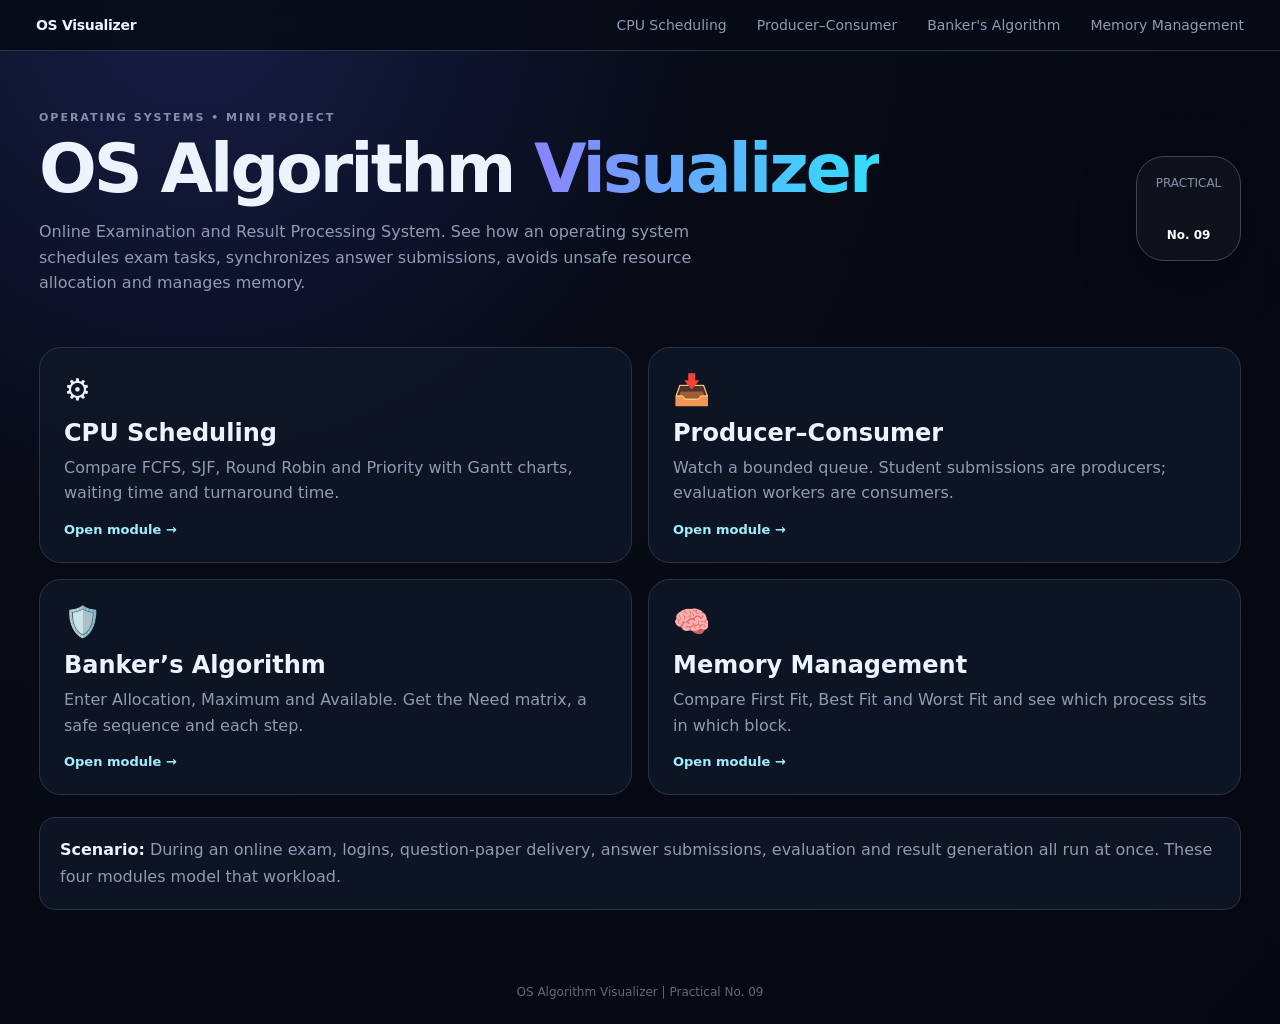
<file: static/index.html>
<!DOCTYPE html>
<html lang="en">
<head>
<meta charset="UTF-8"><meta name="viewport" content="width=device-width, initial-scale=1">
<title>OS Algorithm Visualizer</title>
<link rel="stylesheet" href="/static/style.css">
</head>
<body>
<header class="hero">
  <div>
    <span class="eyebrow">OPERATING SYSTEMS • MINI PROJECT</span>
    <h1>OS Algorithm <span>Visualizer</span></h1>
    <p>Online Examination and Result Processing System. See how an operating system schedules exam tasks, synchronizes answer submissions, avoids unsafe resource allocation and manages memory.</p>
  </div>
  <div class="hero-badge">PRACTICAL<b>No. 09</b></div>
</header>
<main>
  <div class="module-grid">
    <a class="module-card" href="/cpu-scheduling"><div class="icon">⚙️</div><h2>CPU Scheduling</h2><p>Compare FCFS, SJF, Round Robin and Priority with Gantt charts, waiting time and turnaround time.</p><span class="tag">Open module →</span></a>
    <a class="module-card" href="/producer-consumer"><div class="icon">📥</div><h2>Producer–Consumer</h2><p>Watch a bounded queue. Student submissions are producers; evaluation workers are consumers.</p><span class="tag">Open module →</span></a>
    <a class="module-card" href="/bankers"><div class="icon">🛡️</div><h2>Banker’s Algorithm</h2><p>Enter Allocation, Maximum and Available. Get the Need matrix, a safe sequence and each step.</p><span class="tag">Open module →</span></a>
    <a class="module-card" href="/memory"><div class="icon">🧠</div><h2>Memory Management</h2><p>Compare First Fit, Best Fit and Worst Fit and see which process sits in which block.</p><span class="tag">Open module →</span></a>
  </div>
  <div class="note"><b>Scenario:</b> During an online exam, logins, question-paper delivery, answer submissions, evaluation and result generation all run at once. These four modules model that workload.</div>
</main>
<footer>OS Algorithm Visualizer | Practical No. 09</footer>
<script src="/static/nav.js"></script>
</body>
</html>
</file>
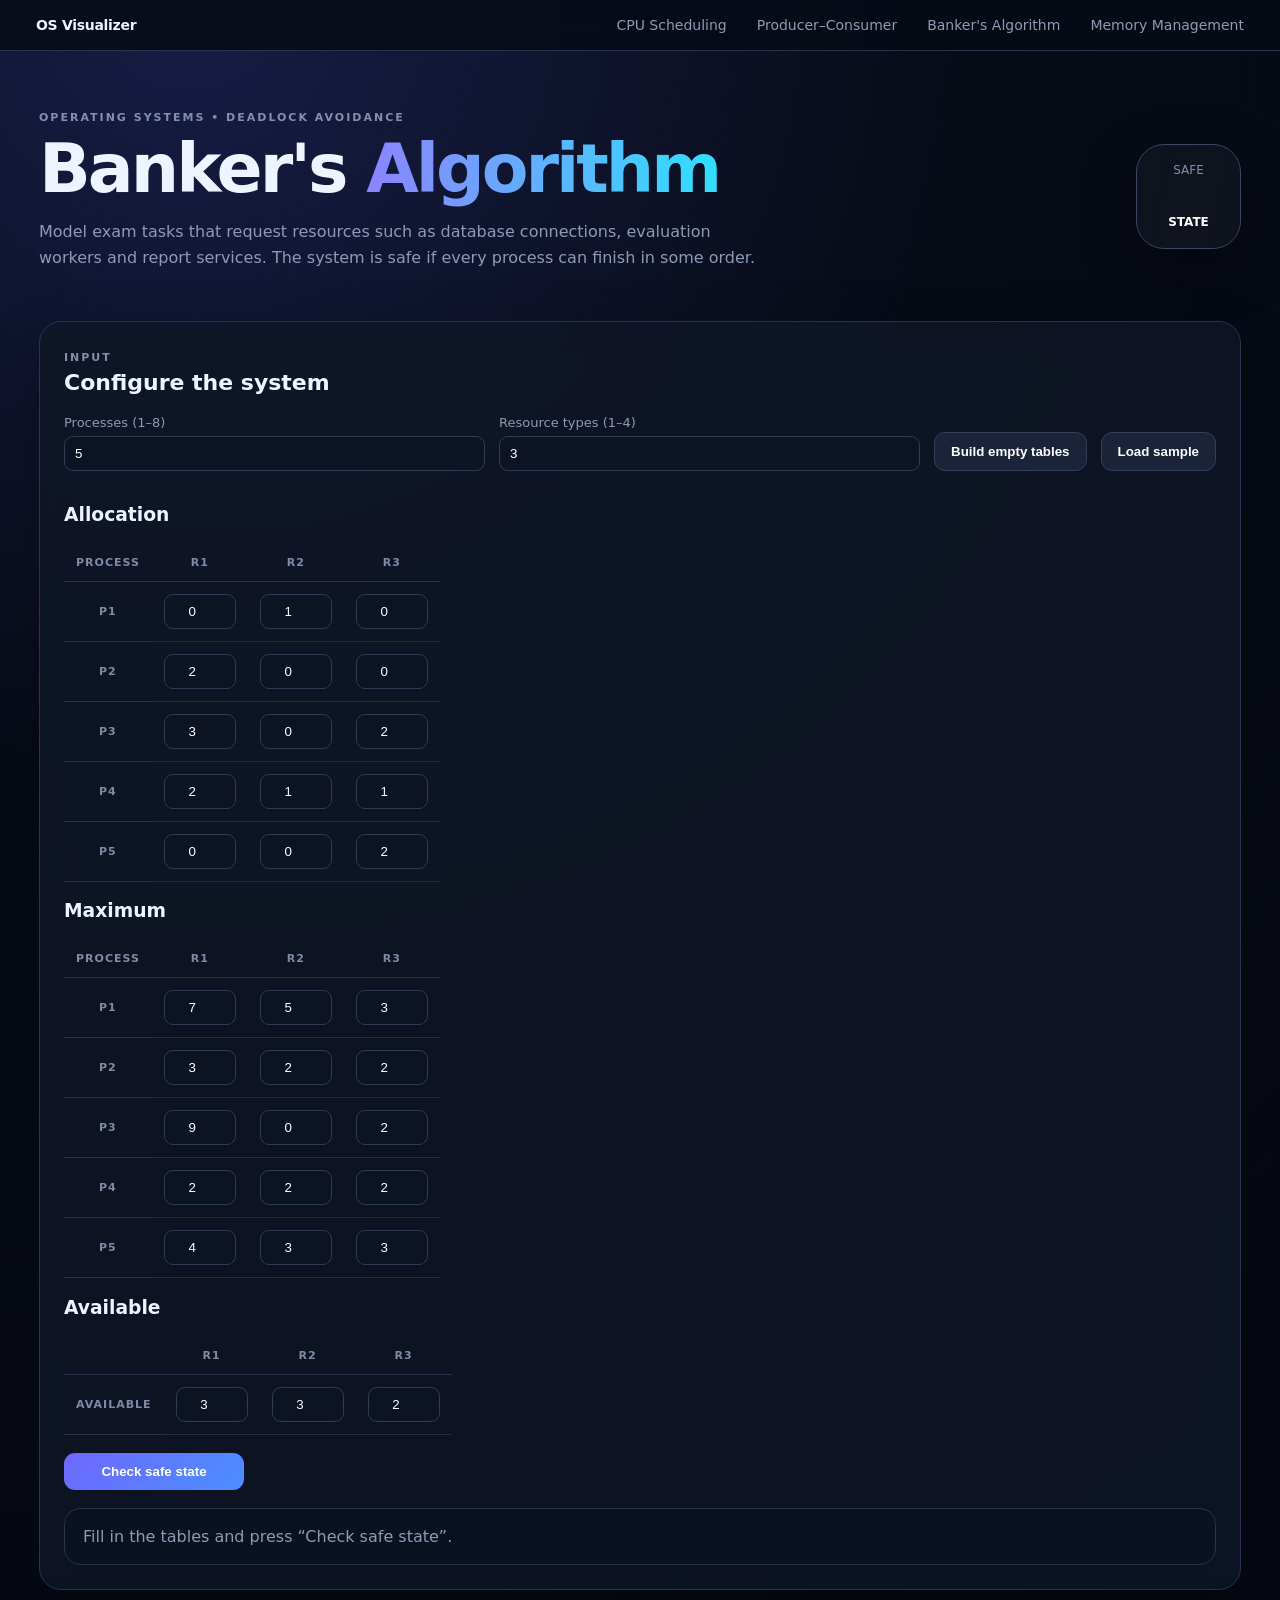
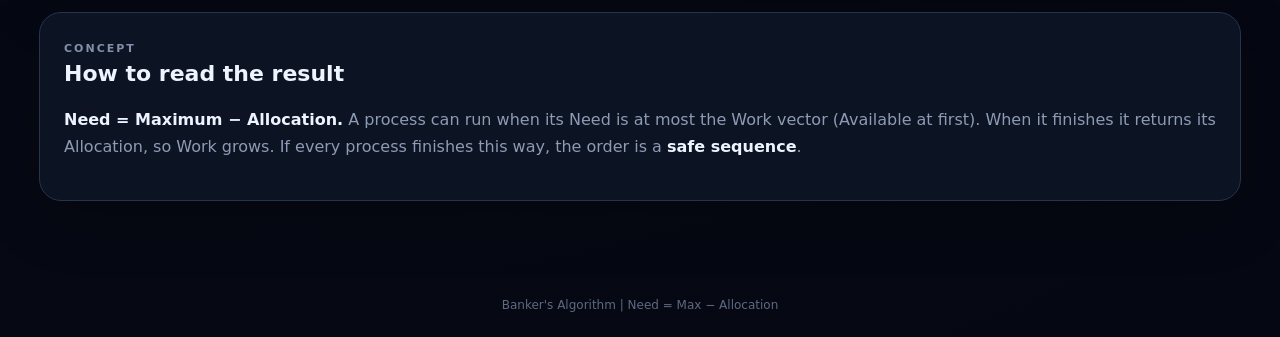
<file: static/bankers.html>
<!DOCTYPE html>
<html lang="en">
<head>
<meta charset="UTF-8"><meta name="viewport" content="width=device-width, initial-scale=1">
<title>Banker's Algorithm</title>
<link rel="stylesheet" href="/static/style.css">
</head>
<body>
<header class="hero">
  <div>
    <span class="eyebrow">OPERATING SYSTEMS • DEADLOCK AVOIDANCE</span>
    <h1>Banker's <span>Algorithm</span></h1>
    <p>Model exam tasks that request resources such as database connections, evaluation workers and report services. The system is safe if every process can finish in some order.</p>
  </div>
  <div class="hero-badge">SAFE<b>STATE</b></div>
</header>
<main>
  <section class="panel">
    <div class="section-title"><div><span class="eyebrow">INPUT</span><h2>Configure the system</h2></div></div>
    <div class="field-row">
      <label>Processes (1–8)<input id="n" type="number" min="1" max="8" value="5"></label>
      <label>Resource types (1–4)<input id="m" type="number" min="1" max="4" value="3"></label>
      <button id="build" class="secondary">Build empty tables</button>
      <button id="sample" class="secondary">Load sample</button>
    </div>
    <div id="inputs" class="table-wrap"></div>
    <div style="margin-top:18px"><button id="run" class="run">Check safe state</button></div>
    <div id="output" class="result"><span style="color:var(--muted)">Fill in the tables and press “Check safe state”.</span></div>
  </section>
  <section class="panel">
    <div class="section-title"><div><span class="eyebrow">CONCEPT</span><h2>How to read the result</h2></div></div>
    <p><b>Need = Maximum − Allocation.</b> A process can run when its Need is at most the Work vector (Available at first). When it finishes it returns its Allocation, so Work grows. If every process finishes this way, the order is a <b>safe sequence</b>.</p>
  </section>
</main>
<footer>Banker's Algorithm | Need = Max − Allocation</footer>
<script src="/static/nav.js"></script>
<script>
const $ = id => document.getElementById(id);
let n = 5, m = 3;

function table(title, key, rows, cols, vals) {
  let h = `<h3>${title}</h3><table class="matrix-table"><thead><tr><th>${key === "V" ? "" : "Process"}</th>` +
    Array.from({length: cols}, (_, j) => `<th>R${j + 1}</th>`).join("") + "</tr></thead><tbody>";
  for (let i = 0; i < rows; i++) {
    h += `<tr><th>${key === "V" ? "Available" : "P" + (i + 1)}</th>`;
    for (let j = 0; j < cols; j++)
      h += `<td><input class="matrix-input" type="number" min="0" aria-label="${title} ${key === "V" ? "" : "P" + (i + 1)} R${j + 1}" data-k="${key}" data-i="${i}" data-j="${j}" value="${vals[i]?.[j] ?? 0}"></td>`;
    h += "</tr>";
  }
  return h + "</tbody></table>";
}

function build(sample) {
  n = Math.max(1, Math.min(8, +$("n").value || 5));
  m = Math.max(1, Math.min(4, +$("m").value || 3));
  $("n").value = n; $("m").value = m;
  const A = [[0,1,0],[2,0,0],[3,0,2],[2,1,1],[0,0,2]],
        M = [[7,5,3],[3,2,2],[9,0,2],[2,2,2],[4,3,3]], V = [[3,3,2]];
  const pick = d => sample ? d : [];
  $("inputs").innerHTML = table("Allocation", "A", n, m, pick(A)) + table("Maximum", "M", n, m, pick(M)) + table("Available", "V", 1, m, pick(V));
}

function read() {
  const o = {A: Array.from({length: n}, () => Array(m).fill(0)), M: Array.from({length: n}, () => Array(m).fill(0)), V: Array(m).fill(0)};
  document.querySelectorAll("[data-k]").forEach(x => {
    const v = Number(x.value);
    if (x.value === "" || !Number.isInteger(v) || v < 0) throw Error("Use whole numbers of 0 or more in every cell.");
    const i = +x.dataset.i, j = +x.dataset.j;
    if (x.dataset.k === "V") o.V[j] = v; else o[x.dataset.k][i][j] = v;
  });
  return o;
}

const row = (name, v) => `<tr><th>${name}</th>${v.map(x => `<td>${x}</td>`).join("")}</tr>`;
const head = c => `<tr><th></th>${Array.from({length: c}, (_, j) => `<th>R${j + 1}</th>`).join("")}</tr>`;

$("build").onclick = () => build(false);
$("sample").onclick = () => build(true);
$("run").onclick = async () => {
  const out = $("output");
  try {
    const d = read();
    const r = await fetch("/api/bankers", {method: "POST", headers: {"Content-Type": "application/json"},
      body: JSON.stringify({allocation: d.A, maximum: d.M, available: d.V})});
    const x = await r.json();
    if (!r.ok) throw Error(x.error);
    let h = `<span class="verdict ${x.safe ? "safe" : "unsafe"}">${x.safe ? "SAFE STATE" : "UNSAFE STATE"}</span>`;
    if (x.safe) h += `<div class="seq">${x.sequence.map(p => `<span class="chip">${p}</span>`).join('<span class="arrow">→</span>')}</div>`;
    else h += `<p>These processes cannot be confirmed to finish: <b>${x.unfinished.join(", ")}</b>. Deadlock is possible.</p>`;
    h += `<h3>Need matrix</h3><table class="matrix-table"><thead>${head(m)}</thead><tbody>${x.need.map((r, i) => row("P" + (i + 1), r)).join("")}</tbody></table>`;
    h += `<h3>Step by step</h3><table><thead><tr><th>Step</th><th>Run</th><th>Work before</th><th>Work after</th></tr></thead><tbody>` +
      x.steps.map((s, i) => `<tr><td>${i + 1}</td><td><b>${s.process}</b></td><td>[${s.work_before.join(", ")}]</td><td>[${s.work_after.join(", ")}]</td></tr>`).join("") + "</tbody></table>";
    out.innerHTML = h;
  } catch (e) {
    out.innerHTML = `<div class="error" role="alert" style="margin:0">${e.message}</div>`;
  }
};
build(true);
</script>
</body>
</html>
</file>
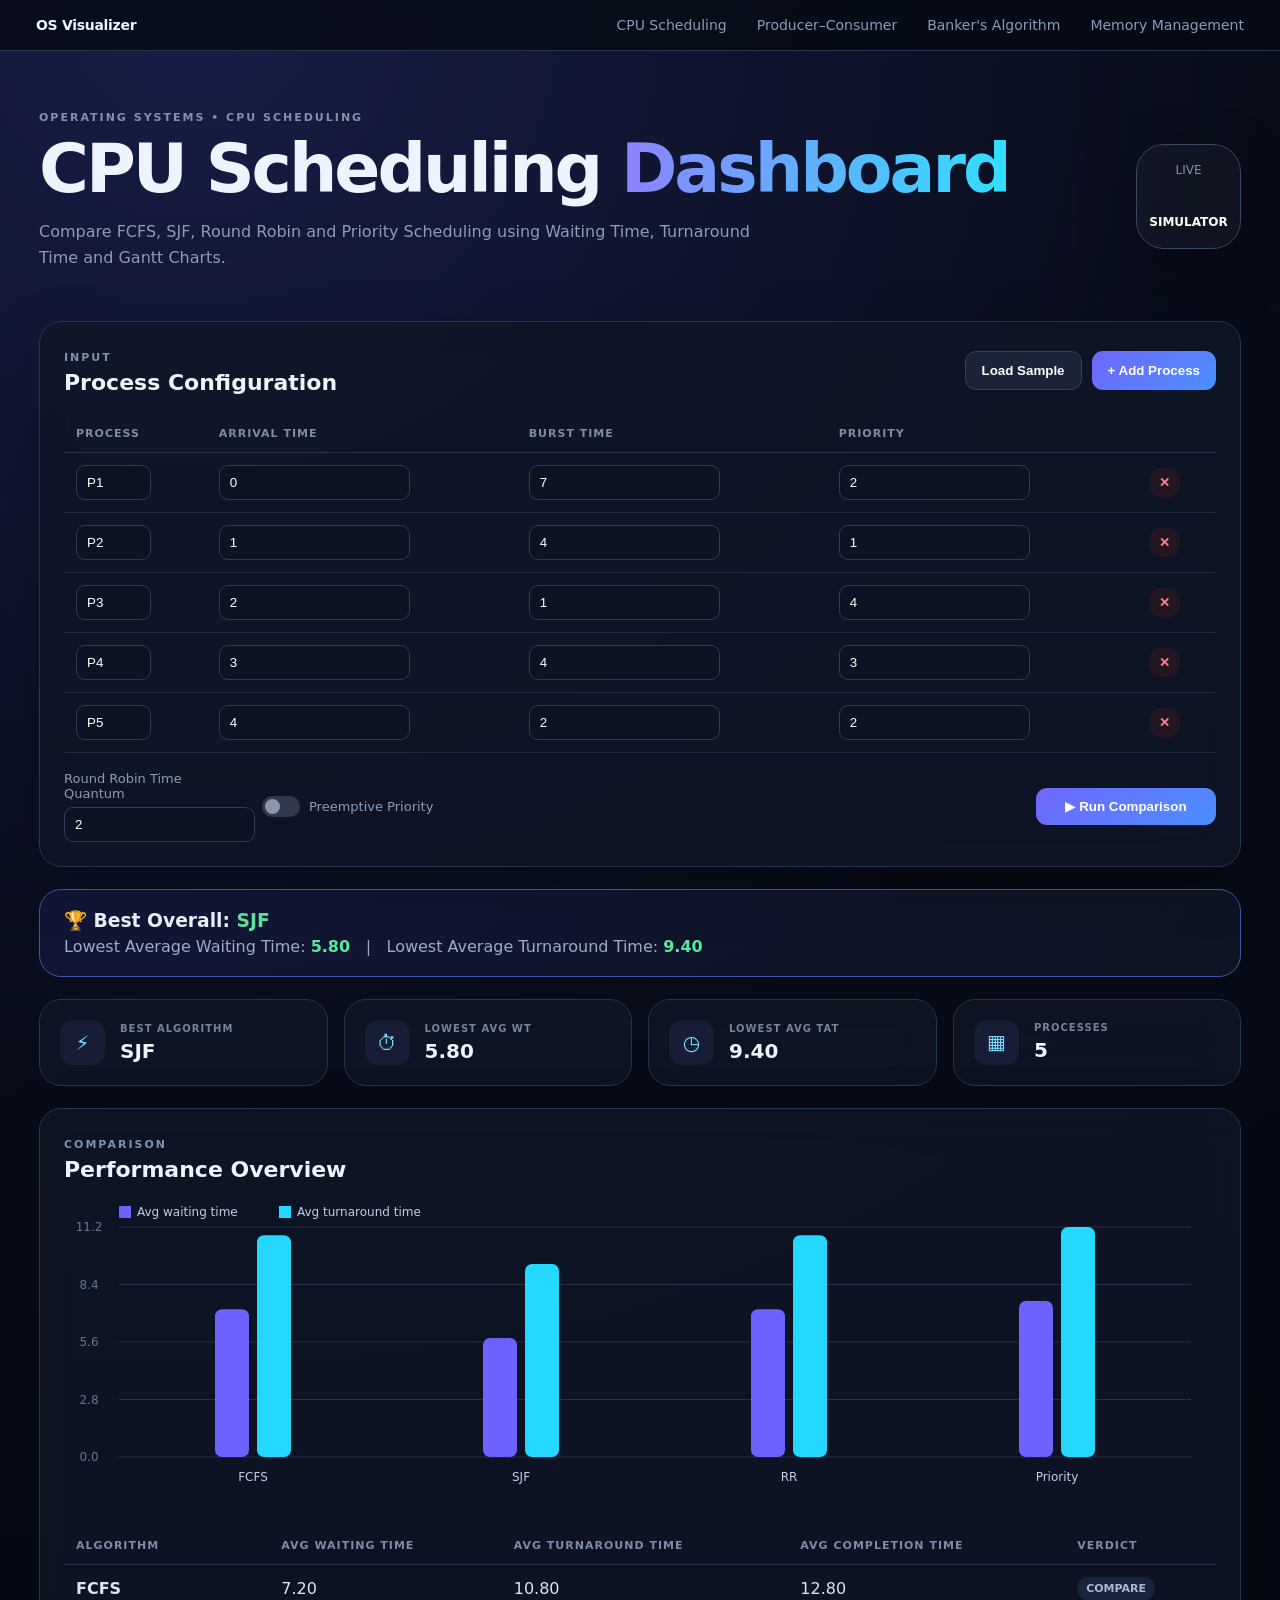
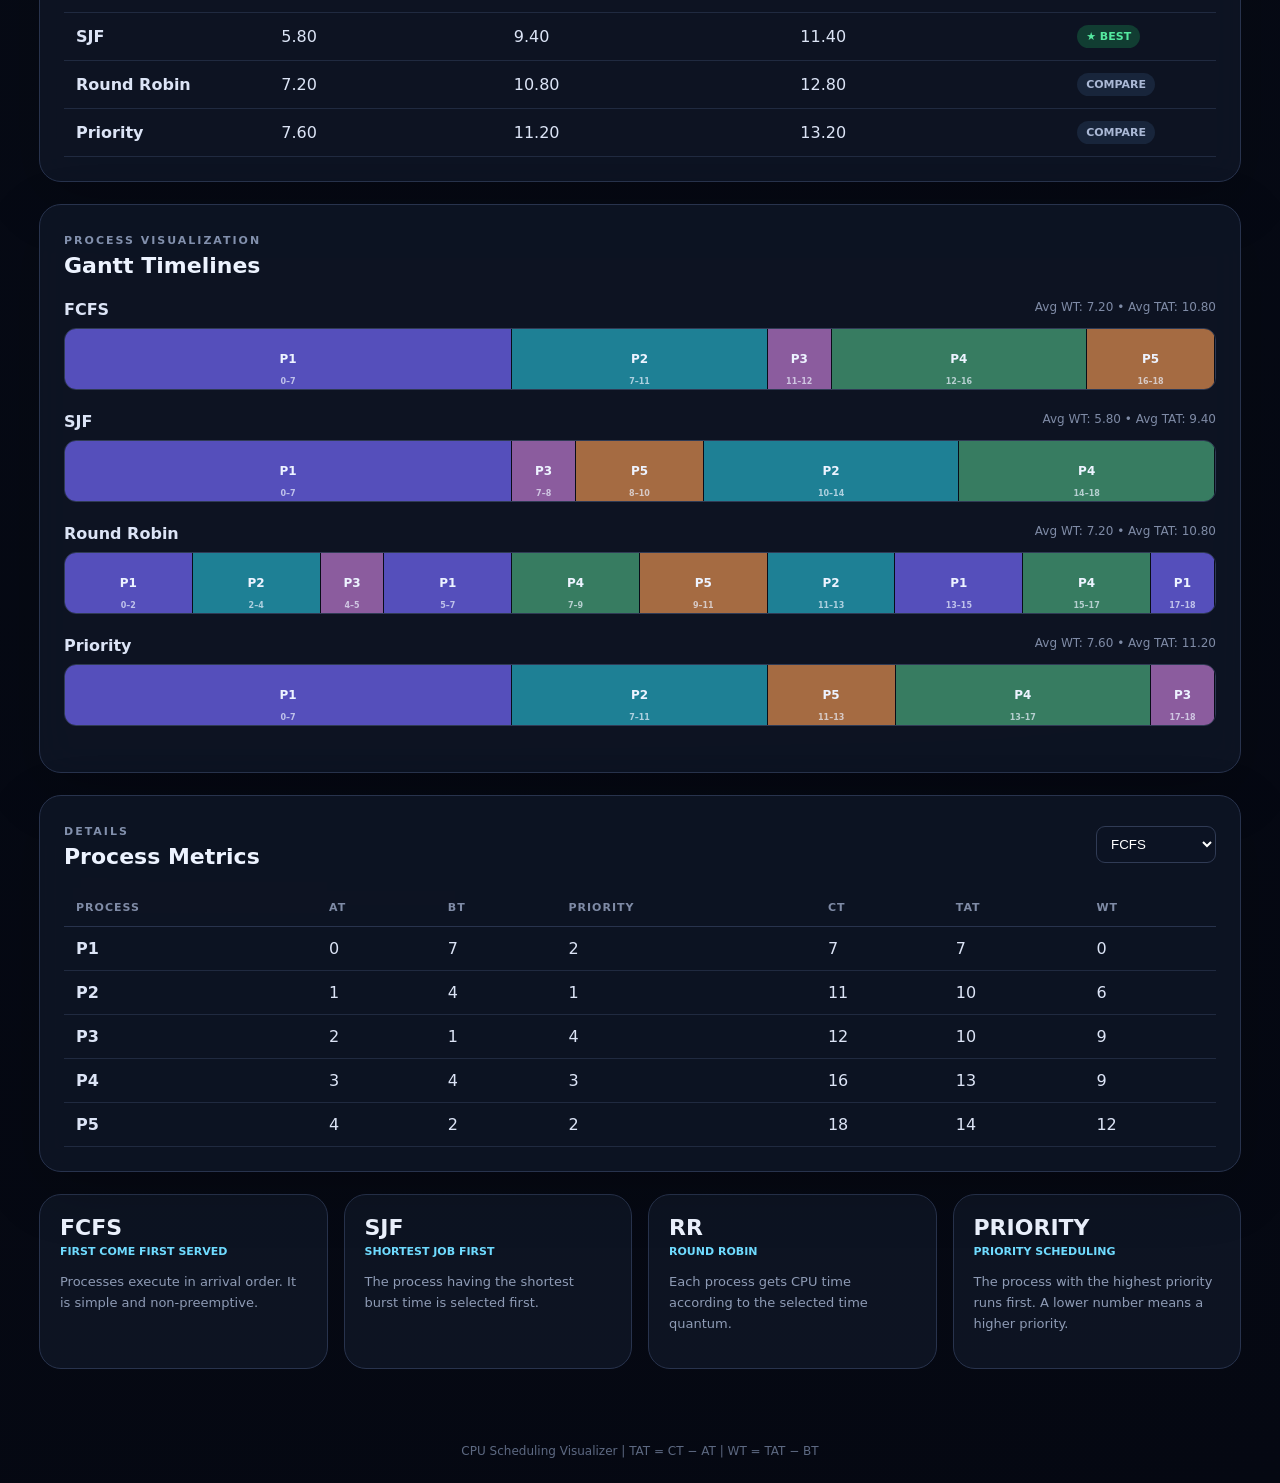
<file: static/cpu-scheduling.html>
<!DOCTYPE html>
<html lang="en">
<head>
    <meta charset="UTF-8">
    <meta name="viewport" content="width=device-width, initial-scale=1.0">
    <title>CPU Scheduling Dashboard</title>
    <link rel="stylesheet" href="/static/style.css">
</head>

<body>

<header class="hero">
    <div>
        <span class="eyebrow">OPERATING SYSTEMS • CPU SCHEDULING</span>

        <h1>
            CPU Scheduling
            <span>Dashboard</span>
        </h1>

        <p>
            Compare FCFS, SJF, Round Robin and Priority Scheduling
            using Waiting Time, Turnaround Time and Gantt Charts.
        </p>
    </div>

    <div class="hero-badge">
        LIVE
        <b>SIMULATOR</b>
    </div>
</header>


<main>

    <div id="error" class="error hidden" role="alert"></div>

    <!-- PROCESS INPUT -->
    <section class="panel">

        <div class="section-title">
            <div>
                <span class="eyebrow">INPUT</span>
                <h2>Process Configuration</h2>
            </div>

            <div class="actions">
                <button id="sampleBtn" class="secondary">
                    Load Sample
                </button>

                <button id="addBtn" class="primary">
                    + Add Process
                </button>
            </div>
        </div>


        <div class="table-wrap">

            <table id="processTable">

                <thead>
                    <tr>
                        <th>Process</th>
                        <th>Arrival Time</th>
                        <th>Burst Time</th>
                        <th>Priority</th>
                        <th></th>
                    </tr>
                </thead>

                <tbody></tbody>

            </table>

        </div>


        <div class="rr-settings">

            <label>
                Round Robin Time Quantum

                <input
                    id="quantum"
                    type="number"
                    min="1"
                    value="2"
                >
            </label>


            <label class="toggle-label">

                <input
                    id="preemptivePriority"
                    type="checkbox"
                >

                <span class="toggle"></span>

                Preemptive Priority

            </label>


            <button id="runBtn" class="run">
                ▶ Run Comparison
            </button>

        </div>

    </section>


    <!-- WINNER -->
    <section id="winner" class="winner hidden"></section>


    <!-- METRICS -->
    <section class="metrics-grid">

        <article class="metric-card">

            <div class="metric-icon">
                ⚡
            </div>

            <div>
                <small>BEST ALGORITHM</small>
                <strong id="bestAlgo">—</strong>
            </div>

        </article>


        <article class="metric-card">

            <div class="metric-icon">
                ⏱
            </div>

            <div>
                <small>LOWEST AVG WT</small>
                <strong id="bestWT">—</strong>
            </div>

        </article>


        <article class="metric-card">

            <div class="metric-icon">
                ◷
            </div>

            <div>
                <small>LOWEST AVG TAT</small>
                <strong id="bestTAT">—</strong>
            </div>

        </article>


        <article class="metric-card">

            <div class="metric-icon">
                ▦
            </div>

            <div>
                <small>PROCESSES</small>
                <strong id="count">—</strong>
            </div>

        </article>

    </section>


    <!-- COMPARISON -->
    <section class="panel">

        <div class="section-title">

            <div>
                <span class="eyebrow">COMPARISON</span>
                <h2>Performance Overview</h2>
            </div>

        </div>


        <div class="chart-wrap">
            <canvas id="comparisonChart"></canvas>
        </div>


        <div class="table-wrap">

            <table id="summaryTable">

                <thead>

                    <tr>
                        <th>Algorithm</th>
                        <th>Avg Waiting Time</th>
                        <th>Avg Turnaround Time</th>
                        <th>Avg Completion Time</th>
                        <th>Verdict</th>
                    </tr>

                </thead>

                <tbody></tbody>

            </table>

        </div>

    </section>


    <!-- GANTT CHART -->
    <section class="panel">

        <div class="section-title">

            <div>
                <span class="eyebrow">
                    PROCESS VISUALIZATION
                </span>

                <h2>
                    Gantt Timelines
                </h2>
            </div>

        </div>


        <div id="timelines"></div>

    </section>


    <!-- DETAILS -->
    <section class="panel">

        <div class="section-title">

            <div>
                <span class="eyebrow">
                    DETAILS
                </span>

                <h2>
                    Process Metrics
                </h2>
            </div>


            <select id="detailAlgo"></select>

        </div>


        <div class="table-wrap">

            <table id="detailTable">

                <thead>

                    <tr>
                        <th>Process</th>
                        <th>AT</th>
                        <th>BT</th>
                        <th>Priority</th>
                        <th>CT</th>
                        <th>TAT</th>
                        <th>WT</th>
                    </tr>

                </thead>

                <tbody></tbody>

            </table>

        </div>

    </section>


    <!-- ALGORITHM INFORMATION -->
    <section class="info-grid">

        <div class="info-card">

            <b>FCFS</b>

            <span>
                FIRST COME FIRST SERVED
            </span>

            <p>
                Processes execute in arrival order.
                It is simple and non-preemptive.
            </p>

        </div>


        <div class="info-card">

            <b>SJF</b>

            <span>
                SHORTEST JOB FIRST
            </span>

            <p>
                The process having the shortest burst time
                is selected first.
            </p>

        </div>


        <div class="info-card">

            <b>RR</b>

            <span>
                ROUND ROBIN
            </span>

            <p>
                Each process gets CPU time according to
                the selected time quantum.
            </p>

        </div>


        <div class="info-card">

            <b>PRIORITY</b>

            <span>
                PRIORITY SCHEDULING
            </span>

            <p>
                The process with the highest priority
                runs first. A lower number means a higher priority.
            </p>

        </div>

    </section>

</main>


<footer>
    CPU Scheduling Visualizer |
    TAT = CT − AT |
    WT = TAT − BT
</footer>


<script src="/static/nav.js"></script>
<script src="/static/script.js"></script>

</body>
</html>
</file>
<file: static/style.css>
* {
    box-sizing: border-box;
}


:root {

    --bg: #070b16;
    --panel: rgba(15, 22, 39, 0.82);

    --line: #28334d;

    --text: #edf3ff;
    --muted: #8e9bb5;

    --purple: #6c63ff;
    --cyan: #24d8ff;

    --green: #39e58c;
    --red: #ff637d;
}


body {

    margin: 0;

    min-height: 100vh;

    color: var(--text);

    font-family:
        Inter,
        system-ui,
        -apple-system,
        BlinkMacSystemFont,
        "Segoe UI",
        sans-serif;

    background:

        radial-gradient(
            circle at 15% 0%,
            #171d46 0%,
            #070b16 35%,
            #050812 100%
        );
}


/* HERO */

.hero {

    max-width: 1250px;

    margin: auto;

    padding: 55px 24px 35px;

    display: flex;

    justify-content: space-between;

    align-items: center;

    gap: 30px;
}


.eyebrow {

    font-size: 11px;

    letter-spacing: 2px;

    color: #8290ad;

    font-weight: 800;
}


.hero h1 {

    font-size: clamp(38px, 6vw, 68px);

    line-height: 1;

    margin: 10px 0 16px;

    letter-spacing: -3px;
}


.hero h1 span {

    background:
        linear-gradient(
            90deg,
            #8c83ff,
            #31dfff
        );

    -webkit-background-clip: text;

    color: transparent;
}


.hero p {

    max-width: 720px;

    color: var(--muted);

    font-size: 16px;

    line-height: 1.6;
}


.hero-badge {

    width: 105px;

    height: 105px;

    border: 1px solid #3b4662;

    border-radius: 28px;

    display: grid;

    place-items: center;

    text-align: center;

    font-size: 12px;

    color: #8290ad;

    background: rgba(255,255,255,0.03);

    box-shadow: 0 20px 60px #0005;
}


.hero-badge b {

    color: white;
}


/* MAIN */

main {

    max-width: 1250px;

    margin: auto;

    padding: 0 24px 50px;
}


/* PANEL */

.panel {

    padding: 24px;

    margin-bottom: 22px;

    border-radius: 22px;

    border: 1px solid var(--line);

    background: var(--panel);

    backdrop-filter: blur(18px);

    box-shadow:
        0 18px 60px #0003;
}


.section-title {

    display: flex;

    justify-content: space-between;

    align-items: center;

    gap: 20px;

    margin-bottom: 20px;
}


.section-title h2 {

    margin: 5px 0 0;

    font-size: 22px;
}


/* BUTTONS */

.actions {

    display: flex;

    gap: 10px;
}


button {

    border: 0;

    border-radius: 11px;

    padding: 11px 16px;

    color: white;

    font-weight: 750;

    cursor: pointer;

    transition: 0.2s;
}


button:hover {

    transform: translateY(-2px);
}


.primary,
.run {

    background:
        linear-gradient(
            135deg,
            #7067ff,
            #4b8fff
        );
}


.secondary {

    background: #1a2337;

    border: 1px solid #34405b;
}


.run {

    min-width: 180px;
}


/* TABLE */

.table-wrap {

    overflow-x: auto;
}


table {

    width: 100%;

    border-collapse: collapse;

    min-width: 650px;
}


th {

    text-align: left;

    color: #7f8ba6;

    font-size: 11px;

    letter-spacing: 1px;

    text-transform: uppercase;

    padding: 12px;

    border-bottom: 1px solid var(--line);
}


td {

    padding: 12px;

    border-bottom: 1px solid #202a40;

    color: #dce4f6;
}


input,
select {

    background: #0c1323;

    border: 1px solid #303b55;

    color: white;

    border-radius: 9px;

    padding: 9px 10px;

    outline: none;
}


input:focus,
select:focus {

    border-color: var(--purple);
}


.process-input {

    width: 75px;
}


.delete {

    background: #241523;

    color: #ff8193;

    padding: 7px 10px;
}


/* SETTINGS */

.rr-settings {

    display: flex;

    align-items: center;

    gap: 18px;

    margin-top: 18px;

    flex-wrap: wrap;
}


.rr-settings label {

    color: var(--muted);

    font-size: 13px;
}


.rr-settings label:first-child {

    width: 180px;
}


.rr-settings input {

    margin-top: 6px;
}


.toggle-label {

    display: flex !important;

    align-items: center;

    gap: 9px !important;

    margin-right: auto;
}


.toggle-label input {

    display: none;
}


.toggle {

    width: 38px;

    height: 21px;

    border-radius: 20px;

    background: #30394d;

    position: relative;
}


.toggle:after {

    content: "";

    position: absolute;

    width: 15px;

    height: 15px;

    left: 3px;

    top: 3px;

    border-radius: 50%;

    background: #8c96aa;

    transition: 0.2s;
}


.toggle-label input:checked + .toggle {

    background: #615aff;
}


.toggle-label input:checked + .toggle:after {

    left: 20px;

    background: white;
}


/* WINNER */

.winner {

    padding: 20px 24px;

    margin-bottom: 22px;

    border-radius: 22px;

    border: 1px solid #3d59a0;

    background:
        linear-gradient(
            100deg,
            #151a42aa,
            #101a2aaa
        );
}


.winner h3 {

    margin: 0 0 5px;
}


.winner p {

    margin: 0;

    color: #9eabc4;
}


.winner strong {

    color: #5ce6a1;
}


/* METRICS */

.metrics-grid {

    display: grid;

    grid-template-columns:
        repeat(4, 1fr);

    gap: 16px;

    margin-bottom: 22px;
}


.metric-card {

    padding: 20px;

    display: flex;

    align-items: center;

    gap: 15px;

    border-radius: 22px;

    border: 1px solid var(--line);

    background: var(--panel);

    backdrop-filter: blur(18px);
}


.metric-icon {

    width: 45px;

    height: 45px;

    display: grid;

    place-items: center;

    border-radius: 13px;

    background: #171d35;

    color: #75ddff;

    font-size: 20px;
}


.metric-card small {

    display: block;

    color: #77839d;

    font-size: 10px;

    letter-spacing: 1px;

    font-weight: 800;
}


.metric-card strong {

    font-size: 20px;

    margin-top: 5px;

    display: block;
}


/* CHART */

.chart-wrap {

    height: 300px;

    position: relative;

    margin: 10px 0 25px;
}


.chart-wrap canvas {

    width: 100%;

    height: 100%;
}


/* BADGES */

.badge {

    display: inline-block;

    padding: 5px 9px;

    border-radius: 20px;

    font-size: 11px;

    font-weight: 800;

    background: #18253b;

    color: #aab8d5;
}


.best {

    background: #113d32;

    color: #55e9a0;
}


/* GANTT */

.timeline {

    margin: 22px 0;
}


.timeline-title {

    display: flex;

    justify-content: space-between;

    margin-bottom: 9px;

    color: #dce4f6;
}


.timeline-title span {

    color: #7f8ba6;

    font-size: 12px;
}


.gantt {

    height: 62px;

    display: flex;

    border: 1px solid #303b55;

    border-radius: 12px;

    overflow: hidden;

    background: #0b1120;
}


.block {

    display: flex;

    align-items: center;

    justify-content: center;

    min-width: 1px;

    border-right: 1px solid #080d18;

    font-size: 12px;

    font-weight: 800;

    position: relative;
}


.block small {

    position: absolute;

    bottom: 3px;

    font-size: 8px;

    opacity: 0.7;
}


.idle {

    background: #101827;

    color: #65728e;
}


/* PROCESS COLORS */

.p0 { background: #554fbb; }
.p1 { background: #1e8095; }
.p2 { background: #8b5c9e; }
.p3 { background: #377c61; }
.p4 { background: #a56b42; }
.p5 { background: #456ba1; }
.p6 { background: #8a6f39; }
.p7 { background: #596b9b; }


/* INFO CARDS */

.info-grid {

    display: grid;

    grid-template-columns:
        repeat(4, 1fr);

    gap: 16px;
}


.info-card {

    padding: 20px;

    border-radius: 22px;

    border: 1px solid var(--line);

    background: var(--panel);
}


.info-card b {

    font-size: 22px;

    display: block;
}


.info-card span {

    color: #6fdbff;

    font-size: 11px;

    font-weight: 800;
}


.info-card p {

    color: #8e9bb5;

    font-size: 13px;

    line-height: 1.6;
}


.hidden {

    display: none;
}


footer {

    text-align: center;

    color: #5d6982;

    padding: 25px;

    font-size: 12px;
}


/* RESPONSIVE */

@media(max-width: 900px) {

    .metrics-grid,
    .info-grid {

        grid-template-columns:
            repeat(2, 1fr);
    }

    .hero-badge {

        display: none;
    }
}


@media(max-width: 600px) {

    .metrics-grid,
    .info-grid {

        grid-template-columns: 1fr;
    }

    .hero {

        padding-top: 35px;
    }

    .panel {

        padding: 16px;
    }

    .section-title {

        align-items: flex-start;

        flex-direction: column;
    }

    .actions {

        width: 100%;
    }

    .actions button {

        flex: 1;
    }

    .rr-settings .run {

        width: 100%;
    }
}

/* =========================================================
   SHARED ADDITIONS (nav, forms, module pages, polish)
========================================================= */

html { scroll-behavior: smooth; }

:focus-visible { outline: 2px solid var(--cyan); outline-offset: 2px; }

.topnav {
    position: sticky; top: 0; z-index: 20;
    display: flex; align-items: center; gap: 6px; flex-wrap: wrap;
    padding: 10px 24px;
    background: rgba(7, 11, 22, .85);
    backdrop-filter: blur(14px);
    border-bottom: 1px solid var(--line);
}
.topnav .brand { font-weight: 800; margin-right: auto; color: var(--text); text-decoration: none; letter-spacing: -.3px; }
.topnav a { color: var(--muted); text-decoration: none; font-size: 14px; padding: 7px 12px; border-radius: 9px; }
.topnav a:hover { color: var(--text); background: #151c30; }
.topnav a.active { color: var(--text); background: #1d2545; box-shadow: inset 0 0 0 1px #3b4678; }

.error {
    margin: 0 0 16px; padding: 12px 14px; border-radius: 12px;
    border: 1px solid #6b2a3a; background: #2a1420; color: #ff9fb0; font-size: 14px;
}

.module-grid { display: grid; grid-template-columns: repeat(2, 1fr); gap: 16px; }
.module-card {
    display: block; padding: 24px; border-radius: 22px; text-decoration: none; color: inherit;
    border: 1px solid var(--line); background: var(--panel);
    transition: border-color .2s, transform .2s;
}
.module-card:hover { border-color: var(--purple); transform: translateY(-3px); }
.module-card .icon { font-size: 30px; }
.module-card h2 { margin: 12px 0 8px; }
.module-card p { color: var(--muted); line-height: 1.6; margin: 0; }
.module-card .tag { display: inline-block; margin-top: 16px; color: #9fefff; font-size: 13px; font-weight: 700; }

.note { padding: 18px 20px; border-radius: 16px; border: 1px solid var(--line); color: var(--muted); line-height: 1.7; background: var(--panel); margin-top: 22px; }
.note b, .panel p b { color: var(--text); }
.panel p { color: var(--muted); line-height: 1.7; }

.field-row { display: flex; gap: 14px; flex-wrap: wrap; align-items: flex-end; margin-bottom: 14px; }
.field-row label { flex: 1; min-width: 170px; color: var(--muted); font-size: 13px; }
.field-row input, .field-row select { width: 100%; margin-top: 6px; }
.matrix-input { width: 72px; text-align: center; }
.matrix-table { min-width: 0; width: auto; }
.matrix-table th, .matrix-table td { text-align: center; }

.result { margin-top: 18px; padding: 18px; border-radius: 16px; background: #0a1222; border: 1px solid var(--line); overflow-x: auto; }
.result table { min-width: 0; }
.verdict { display: inline-block; padding: 6px 14px; border-radius: 20px; font-weight: 800; font-size: 13px; }
.verdict.safe { background: #113d32; color: var(--green); }
.verdict.unsafe { background: #3d1624; color: var(--red); }
.ok { color: var(--green); font-weight: 700; }
.bad { color: var(--red); font-weight: 700; }

.seq { display: flex; flex-wrap: wrap; align-items: center; gap: 8px; margin: 14px 0; }
.chip { padding: 8px 14px; border-radius: 10px; font-weight: 800; background: #1d2545; border: 1px solid #3b4678; }
.arrow { color: var(--muted); }

/* memory blocks */
.mem-block { margin-bottom: 14px; }
.mem-head { display: flex; justify-content: space-between; font-size: 13px; color: var(--muted); margin-bottom: 6px; }
.mem-bar { display: flex; height: 38px; border-radius: 10px; overflow: hidden; border: 1px solid #303b55; background: #0b1120; }
.mem-seg { display: grid; place-items: center; font-size: 12px; font-weight: 800; border-right: 1px solid #080d18; min-width: 0; overflow: hidden; }
.mem-free { flex: 1; background: repeating-linear-gradient(45deg, #0f1729, #0f1729 8px, #121c33 8px, #121c33 16px); }

/* producer-consumer */
.pc-layout { display: grid; grid-template-columns: 1fr 1.4fr 1fr; gap: 16px; }
.pc-layout h3 { margin: 0 0 12px; }
.person { padding: 12px 14px; margin-bottom: 10px; border-radius: 12px; background: #0c1323; border: 1px solid #2a3552; border-left: 5px solid var(--green); font-size: 14px; }
.person.wait { border-left-color: var(--red); background: #1f1220; }
.person small { display: block; color: var(--muted); margin-top: 3px; }
.shelf { display: flex; gap: 8px; justify-content: center; flex-wrap: wrap; padding-bottom: 10px; border-bottom: 6px solid #3b4678; }
.slot { width: 58px; height: 58px; border: 2px dashed #34405b; border-radius: 12px; display: grid; place-items: center; font-size: 11px; font-weight: 800; color: #0b1120; }
.slot.full { border: 2px solid transparent; background: linear-gradient(135deg, #7067ff, #24d8ff); }
.pc-info { text-align: center; font-weight: 700; margin: 16px 0 10px; min-height: 24px; }
.counts { display: grid; grid-template-columns: repeat(4, 1fr); gap: 8px; text-align: center; color: var(--muted); font-size: 12px; }
.counts b { display: block; font-size: 24px; color: var(--text); }
.log { background: #080d18; border: 1px solid var(--line); color: #b7c6e4; font-family: Consolas, monospace; padding: 12px; border-radius: 12px; min-height: 160px; font-size: 13px; }
.log div { padding: 2px 0; }
.sliders { display: grid; grid-template-columns: repeat(2, 1fr); gap: 16px; margin-top: 16px; }
.sliders label { color: var(--muted); font-size: 13px; }
.sliders input { width: 100%; padding: 0; margin-top: 8px; }

@media (max-width: 900px) {
    .module-grid, .pc-layout { grid-template-columns: 1fr; }
}
@media (max-width: 600px) {
    .topnav { padding: 8px 12px; }
    .topnav .brand { width: 100%; }
    .sliders { grid-template-columns: 1fr; }
}
@media (prefers-reduced-motion: reduce) {
    * { transition: none !important; scroll-behavior: auto !important; }
}
</file>
